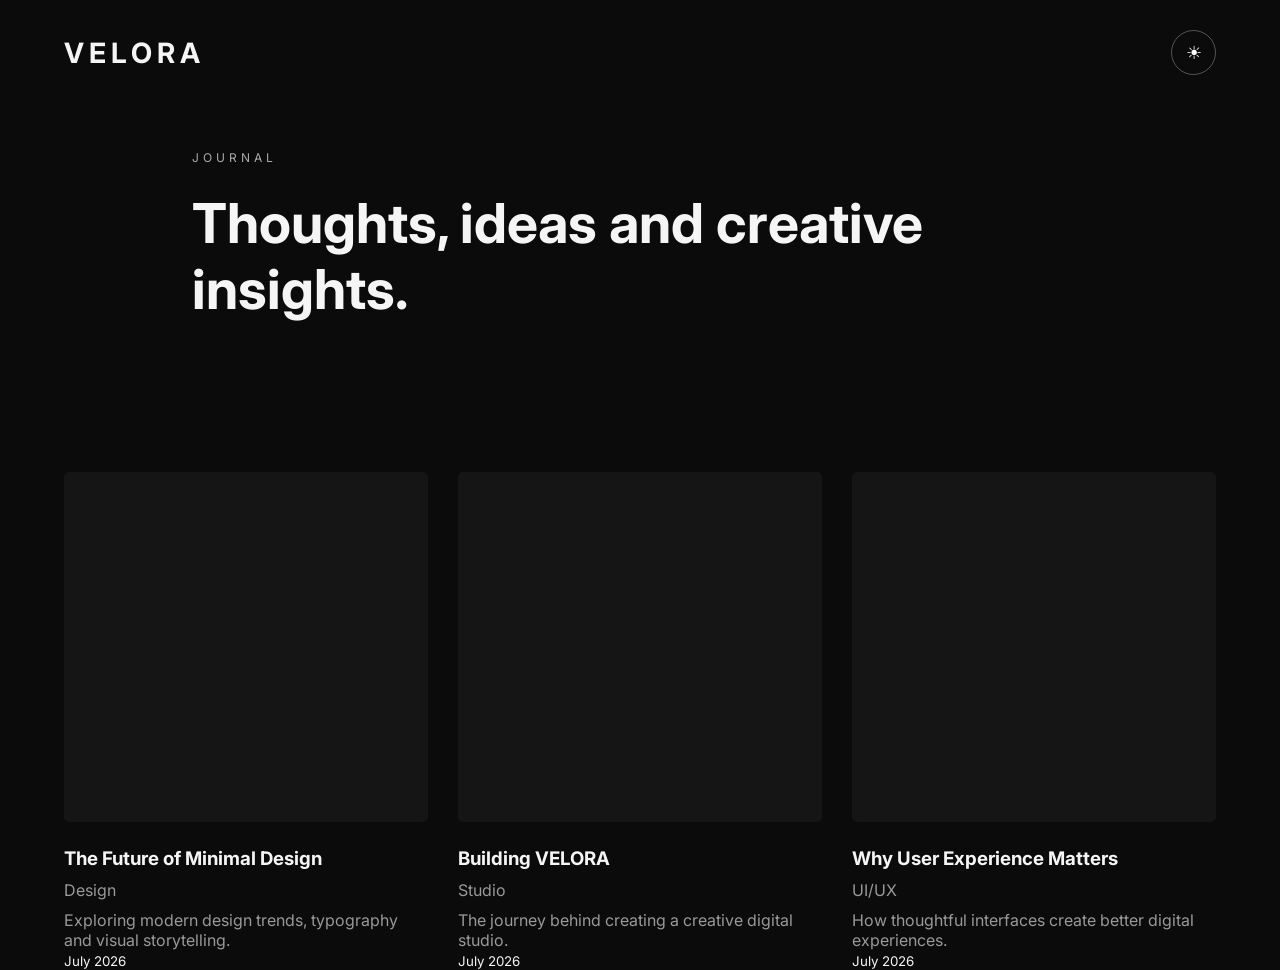
<file: blog.html>
<!DOCTYPE html>

<html>

<head>

<title>VELORA — Journal</title>

<link rel="stylesheet" href="css/style.css">

</head>


<body>


<header>

<nav class="navbar">

<div class="logo">
VELORA
</div>
<button id="theme" class="theme-button">
    ☀
</button>

</nav>

</header>



<section class="about-preview">

<p class="tag">
JOURNAL
</p>

<h2>
Thoughts, ideas and creative insights.
</h2>

</section>



<section class="featured">

<div class="projects" id="blogs">

</div>

</section>




<script>


fetch("cms/blog.json")

.then(response => response.json())

.then(posts => {


const container =
document.getElementById("blogs");


posts.forEach(post => {


container.innerHTML += `


<div class="project">


<div class="project-image"></div>


<h3>
${post.title}
</h3>


<p>
${post.category}
</p>


<p>
${post.description}
</p>


<small>
${post.date}
</small>


</div>


`;


});


});


</script>



</body>

</html>
</file>
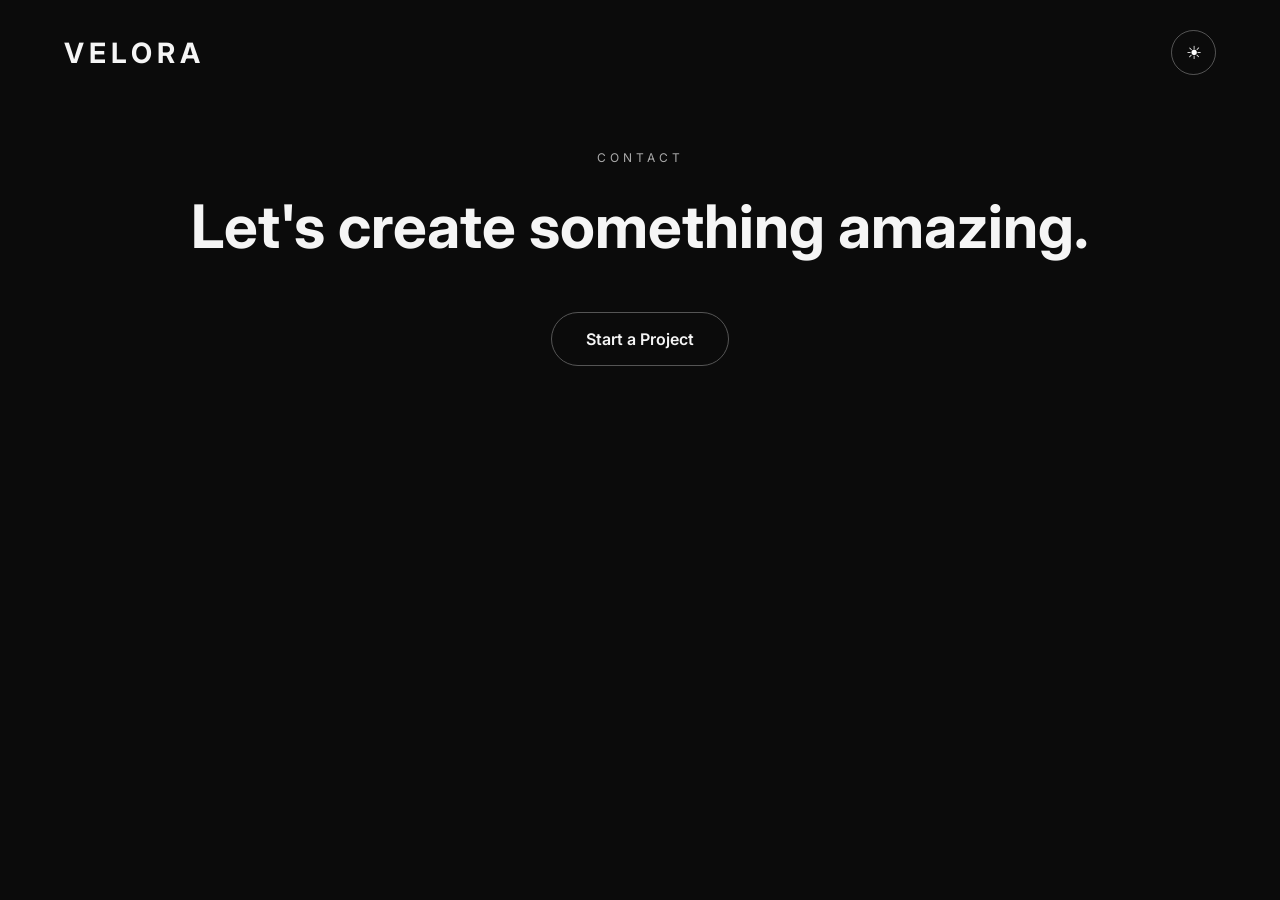
<file: contact.html>
<!DOCTYPE html>

<html>

<head>

<title>VELORA — Contact</title>

<link rel="stylesheet" href="css/style.css">

</head>



<body>


<header>

<nav class="navbar">

<div class="logo">
VELORA
</div>
<button id="theme" class="theme-button">
    ☀
</button>

</nav>

</header>



<section class="cta">


<p class="tag">
CONTACT
</p>


<h2>
Let's create something amazing.
</h2>



<a class="button"
href="mailto:yourmail@gmail.com">

Start a Project

</a>



</section>



</body>

</html>
</file>
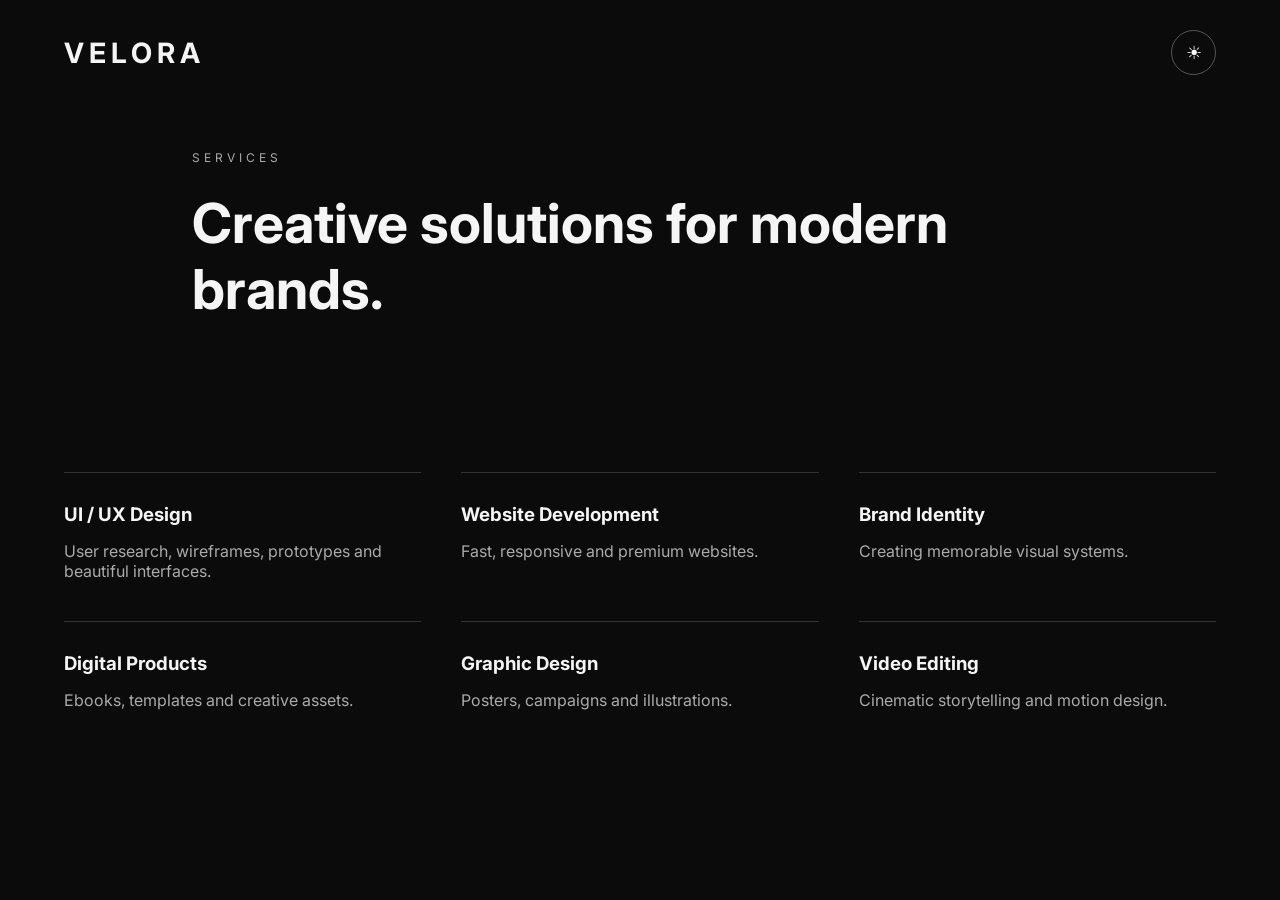
<file: services.html>
<!DOCTYPE html>

<html>

<head>

<title>VELORA — Services</title>

<link rel="stylesheet" href="css/style.css">

</head>


<body>


<header>

<nav class="navbar">

<div class="logo">
VELORA
</div>
<button id="theme" class="theme-button">
    ☀
</button>

</nav>

</header>



<section class="about-preview">


<p class="tag">
SERVICES
</p>


<h2>
Creative solutions for modern brands.
</h2>


</section>



<section class="services-preview">


<div class="service-grid">


<div>

<h3>
UI / UX Design
</h3>

<p>
User research, wireframes, prototypes and beautiful interfaces.
</p>

</div>



<div>

<h3>
Website Development
</h3>

<p>
Fast, responsive and premium websites.
</p>

</div>




<div>

<h3>
Brand Identity
</h3>

<p>
Creating memorable visual systems.
</p>

</div>



<div>

<h3>
Digital Products
</h3>

<p>
Ebooks, templates and creative assets.
</p>

</div>



<div>

<h3>
Graphic Design
</h3>

<p>
Posters, campaigns and illustrations.
</p>

</div>



<div>

<h3>
Video Editing
</h3>

<p>
Cinematic storytelling and motion design.
</p>

</div>



</div>


</section>



</body>

</html>
</file>
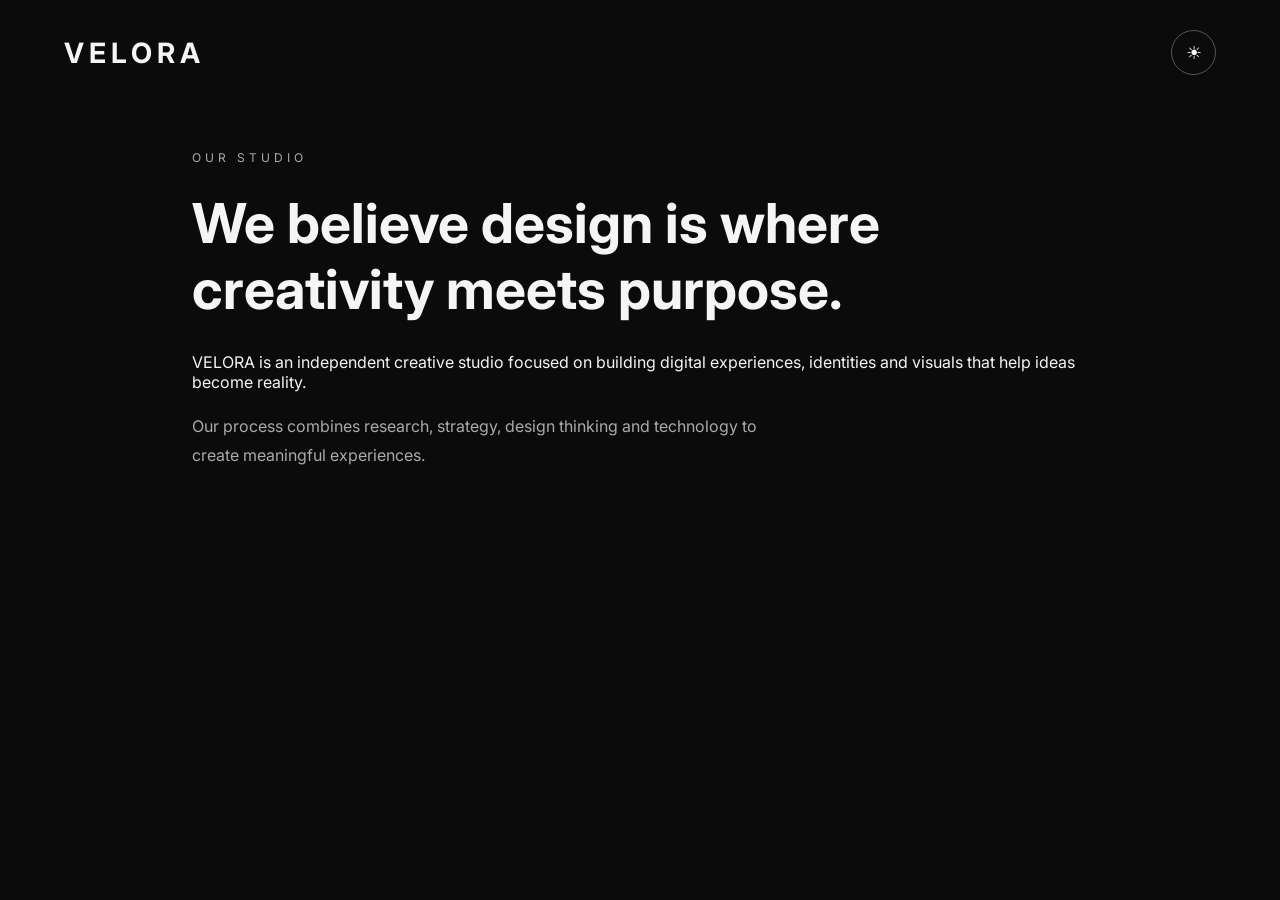
<file: studio.html>
<!DOCTYPE html>

<html>

<head>

<title>VELORA — Studio</title>

<link rel="stylesheet" href="css/style.css">

</head>



<body>


<header>

<nav class="navbar">

<div class="logo">
VELORA
</div>
<button id="theme" class="theme-button">
    ☀
</button>

</nav>

</header>



<section class="about-preview">


<p class="tag">
OUR STUDIO
</p>


<h2>
We believe design is where creativity meets purpose.
</h2>


<p>

VELORA is an independent creative studio focused on
building digital experiences, identities and visuals
that help ideas become reality.

</p>


<br>


<p>

Our process combines research, strategy,
design thinking and technology to create meaningful
experiences.

</p>



</section>



</body>

</html>
</file>
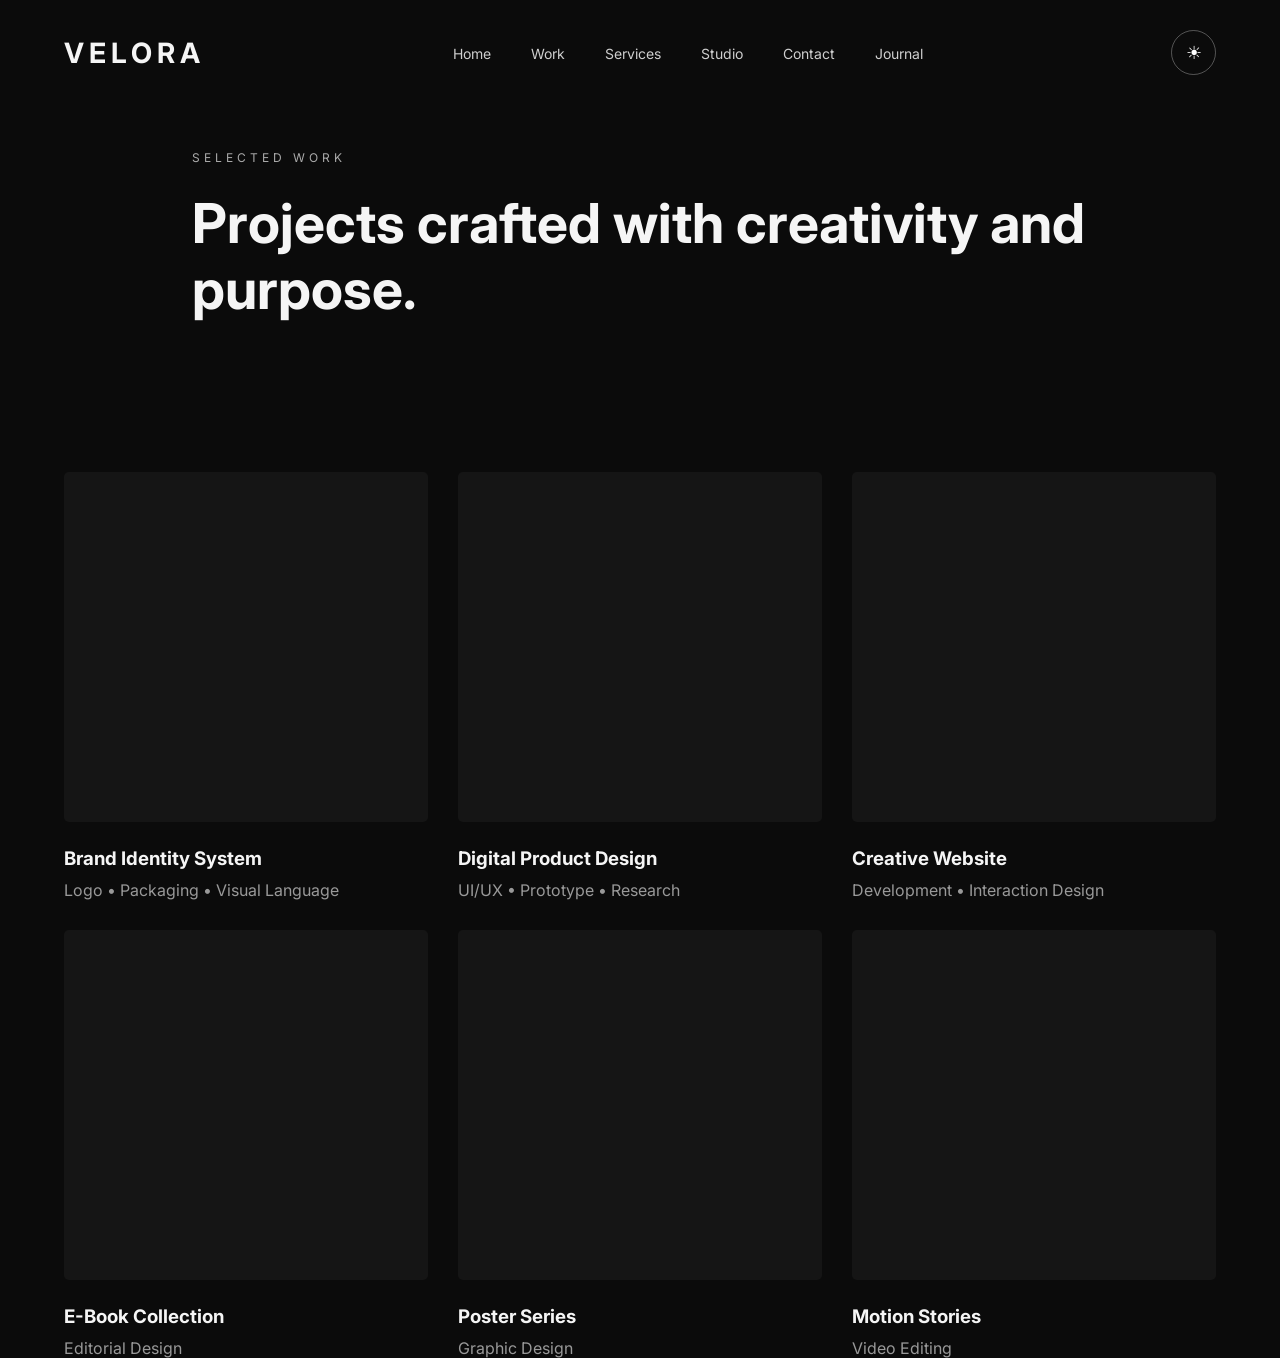
<file: work.html>
<!DOCTYPE html>
<html>
<head>

<title>VELORA — Work</title>

<link rel="stylesheet" href="css/style.css">

</head>


<body>


<header>
<nav class="navbar">

<div class="logo">VELORA</div>

<ul class="nav-links">

<li><a href="index.html">Home</a></li>
<li><a href="work.html">Work</a></li>
<li><a href="services.html">Services</a></li>
<li><a href="studio.html">Studio</a></li>
<li><a href="contact.html">Contact</a></li>
<li><a href="blog.html">Journal</a></li>


</ul>
<button id="theme" class="theme-button">
    ☀
</button>

</nav>
</header>



<section class="about-preview">

<p class="tag">
SELECTED WORK
</p>


<h2>
Projects crafted with creativity and purpose.
</h2>


</section>




<section class="featured">


<div class="projects">


<div class="project">

<div class="project-image"></div>

<h3>
Brand Identity System
</h3>

<p>
Logo • Packaging • Visual Language
</p>

</div>




<div class="project">

<div class="project-image"></div>

<h3>
Digital Product Design
</h3>

<p>
UI/UX • Prototype • Research
</p>

</div>




<div class="project">

<div class="project-image"></div>

<h3>
Creative Website
</h3>

<p>
Development • Interaction Design
</p>

</div>




<div class="project">

<div class="project-image"></div>

<h3>
E-Book Collection
</h3>

<p>
Editorial Design
</p>

</div>




<div class="project">

<div class="project-image"></div>

<h3>
Poster Series
</h3>

<p>
Graphic Design
</p>

</div>


<div class="project">

<div class="project-image"></div>

<h3>
Motion Stories
</h3>

<p>
Video Editing
</p>

</div>


</div>

</section>



</body>
</html>
</file>
<file: css/style.css>
@import url('https://fonts.googleapis.com/css2?family=Inter:wght@300;400;500;600;700;800&display=swap');


*{
    margin:0;
    padding:0;
    box-sizing:border-box;
}


body{

    font-family:'Inter',sans-serif;

    background:#0b0b0b;

    color:#f5f5f5;

    overflow-x:hidden;

}



html{
    scroll-behavior:smooth;
}



a{

    text-decoration:none;

    color:inherit;

}



header{

    width:100%;

    position:fixed;

    top:0;

    z-index:100;

}



.navbar{

    width:90%;

    margin:auto;

    padding:30px 0;

    display:flex;

    justify-content:space-between;

    align-items:center;

}



.logo{

    font-size:28px;

    font-weight:700;

    letter-spacing:5px;

}



.nav-links{

    list-style:none;

    display:flex;

    gap:40px;

}



.nav-links a{

    font-size:14px;

    color:#cfcfcf;

    transition:.3s;

}



.nav-links a:hover{

    color:white;

}



.menu{

    display:none;

    background:none;

    color:white;

    border:none;

    font-size:25px;

}




/* HERO */


.hero{

    min-height:100vh;

    width:90%;

    margin:auto;

    display:flex;

    align-items:center;

    justify-content:space-between;

    padding-top:100px;

}



.hero-content{

    width:55%;

}



.tag{

    font-size:12px;

    letter-spacing:4px;

    color:#aaa;

    margin-bottom:25px;

}



.hero h1{

    font-size:clamp(50px,7vw,95px);

    line-height:1.05;

    font-weight:700;

}



.hero h1 span{

    color:#c8a97e;

    font-style:italic;

}



.hero-text{

    width:450px;

    margin:35px 0;

    color:#bdbdbd;

    line-height:1.8;

}



.button{

    display:inline-block;

    padding:16px 35px;

    border:1px solid #555;

    border-radius:50px;

    transition:.4s;

}



.button:hover{

    background:white;

    color:black;

}





/* HERO VISUAL */


.hero-image{

    width:35%;

    height:500px;

    position:relative;

}



.circle{

    width:350px;

    height:350px;

    border-radius:50%;

    background:

    radial-gradient(circle,#c8a97e,transparent 65%);

    filter:blur(10px);

    animation:pulse 5s infinite alternate;

}



@keyframes pulse{

    from{

        transform:scale(.9);

    }

    to{

        transform:scale(1.1);

    }

}



.card{

    position:absolute;

    bottom:80px;

    left:80px;

    background:#161616;

    padding:35px;

    width:250px;

    border:1px solid #292929;

    backdrop-filter:blur(10px);

}



.card h3{

    margin-bottom:15px;

}



.card p{

    color:#aaa;

    font-size:14px;

}





/* ABOUT */


.about-preview{

    width:70%;

    margin:150px auto;

}



.about-preview h2{

    font-size:55px;

    line-height:1.2;

    margin-bottom:30px;

}



.about-preview p:last-child{

    color:#aaa;

    max-width:600px;

    line-height:1.8;

}





/* PROJECTS */


.featured{

    width:90%;

    margin:auto;

}



.featured h2{

    font-size:50px;

    margin-bottom:60px;

}



.projects{

    display:grid;

    grid-template-columns:repeat(3,1fr);

    gap:30px;

}



.project-image{

    height:350px;

    background:#151515;

    border-radius:5px;

    margin-bottom:25px;

    transition:.5s;

}



.project:hover .project-image{

    transform:translateY(-15px);

    background:#202020;

}



.project p{

    color:#999;

    margin-top:10px;

}





/* SERVICES */


.services-preview{

    width:90%;

    margin:150px auto;

}



.services-preview h2{

    font-size:50px;

}



.service-grid{

    display:grid;

    grid-template-columns:repeat(3,1fr);

    margin-top:50px;

    gap:40px;

}



.service-grid div{

    border-top:1px solid #333;

    padding-top:30px;

}



.service-grid p{

    color:#aaa;

    margin-top:15px;

}





/* CTA */


.cta{

    text-align:center;

    width:80%;

    margin:150px auto;

}



.cta h2{

    font-size:60px;

    margin-bottom:50px;

}





/* FOOTER */


footer{

    border-top:1px solid #222;

    padding:40px 5%;

    display:flex;

    justify-content:space-between;

    color:#999;

}






/* MOBILE */


@media(max-width:900px){


.nav-links{

    display:none;

}


.menu{

    display:block;

}



.hero{

    flex-direction:column;

}



.hero-content{

    width:100%;

}



.hero-text{

    width:100%;

}



.hero-image{

    width:100%;

    margin-top:80px;

}



.projects{

    grid-template-columns:1fr;

}



.service-grid{

    grid-template-columns:1fr;

}



.about-preview{

    width:90%;

}



.about-preview h2{

    font-size:38px;

}



.cta h2{

    font-size:38px;

}



footer{

    flex-direction:column;

    gap:20px;

}


}
.theme-button{

background:none;

border:1px solid rgba(255,255,255,.3);

width:45px;

height:45px;

border-radius:50%;

cursor:pointer;

font-size:18px;

color:white;

transition:.4s;

}

.theme-button:hover{

transform:rotate(180deg);

background:white;

color:black;

}



.light{

background:#F7F7F4;

color:#111;

}



.light header{

background:white;

}



.light .card{

background:white;

color:#111;

}



.light .project-image{

background:#ddd;

}



.light footer{

background:#f2f2f2;

color:#555;

}
.button{

display:inline-flex;

align-items:center;

justify-content:center;

padding:16px 34px;

border-radius:50px;

text-decoration:none;

font-weight:600;

transition:.35s;

cursor:pointer;

position:relative;

overflow:hidden;

}



.button::before{

content:"";

position:absolute;

width:0;

height:0;

background:white;

border-radius:50%;

transition:.5s;

z-index:-1;

}



.button:hover{

color:black;

}



.button:hover::before{

width:300px;

height:300px;

}
.magnetic:hover{

box-shadow:

0 0 20px rgba(255,255,255,.2),

0 0 40px rgba(255,255,255,.1);

}
</file>
